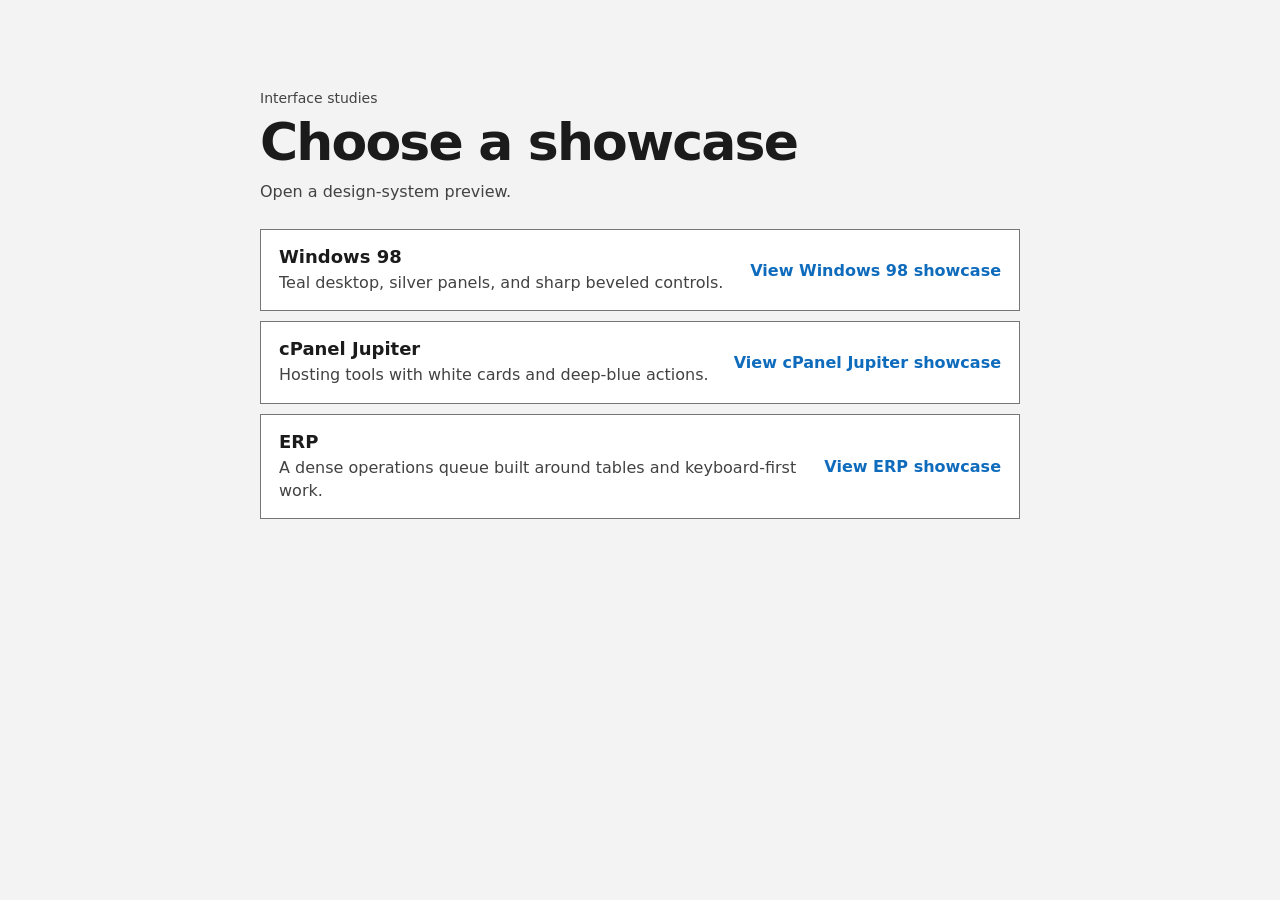
<file: index.html>
<!doctype html>
<html lang="en">
  <head>
    <meta charset="utf-8" />
    <meta name="viewport" content="width=device-width, initial-scale=1" />
    <title>Design showcases</title>
    <link rel="stylesheet" href="index.css" />
  </head>
  <body>
    <main class="hub">
      <header class="hub-heading">
        <p class="eyebrow">Interface studies</p>
        <h1>Choose a showcase</h1>
        <p class="intro">Open a design-system preview.</p>
      </header>

      <nav class="showcase-list" aria-label="Design showcases">
        <a class="showcase-link" href="./win98/index.html">
          <span class="showcase-copy">
            <strong>Windows 98</strong>
            <span>Teal desktop, silver panels, and sharp beveled controls.</span>
          </span>
          <span class="link-action">View Windows 98 showcase</span>
        </a>

        <a class="showcase-link" href="./cpanel/index.html">
          <span class="showcase-copy">
            <strong>cPanel Jupiter</strong>
            <span>Hosting tools with white cards and deep-blue actions.</span>
          </span>
          <span class="link-action">View cPanel Jupiter showcase</span>
        </a>

        <a class="showcase-link" href="./erp/index.html">
          <span class="showcase-copy">
            <strong>ERP</strong>
            <span>A dense operations queue built around tables and keyboard-first work.</span>
          </span>
          <span class="link-action">View ERP showcase</span>
        </a>
      </nav>
    </main>
  </body>
</html>
</file>
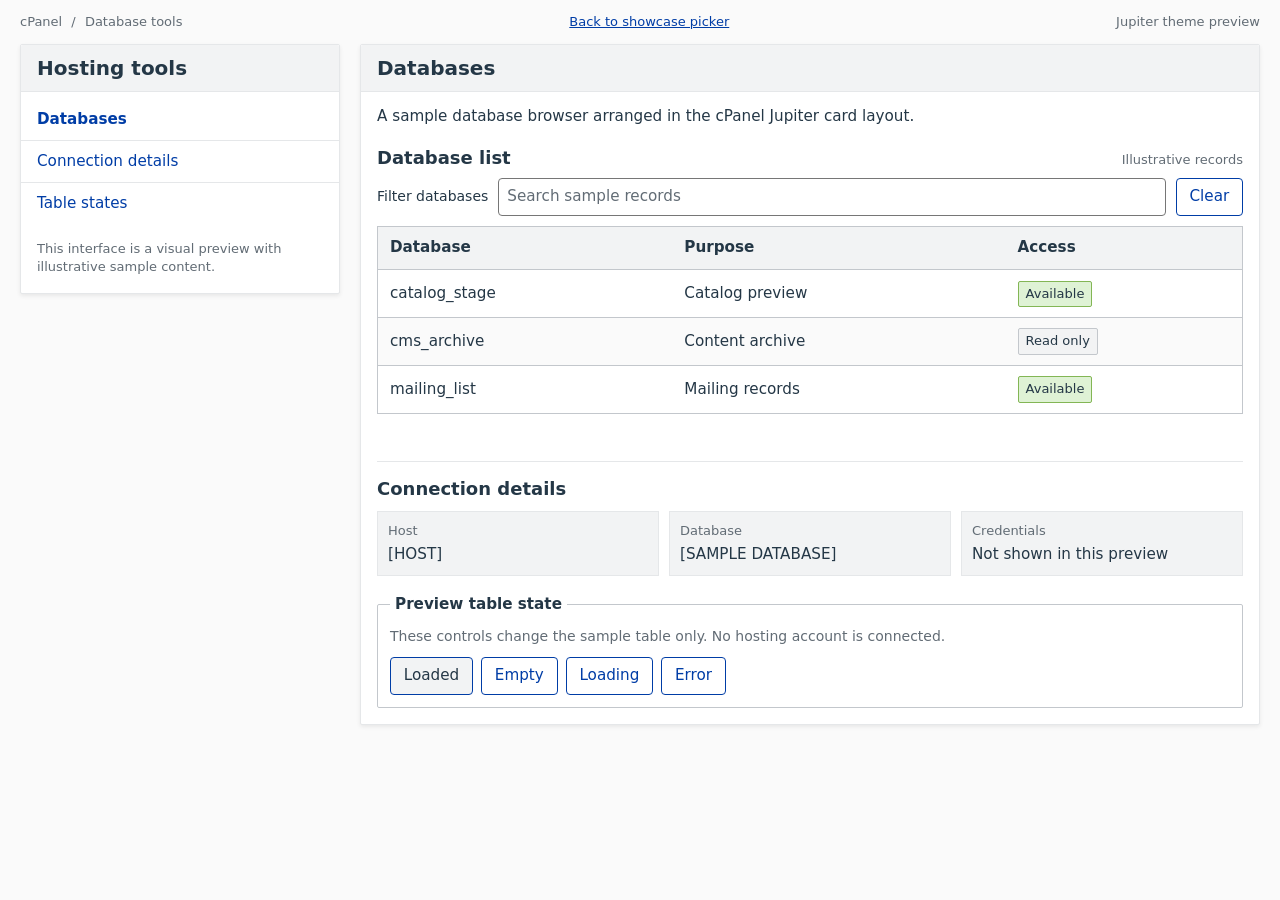
<file: cpanel/index.html>
<!doctype html>
<html lang="en">
  <head>
    <meta charset="utf-8" />
    <meta name="viewport" content="width=device-width, initial-scale=1" />
    <title>Databases | cPanel Jupiter UI study</title>
    <link rel="stylesheet" href="index.css" />
  </head>
  <body>
    <a class="skip-link" href="#main">Skip to content</a>
    <header class="top-strip">
      <div class="top-strip-inner">
        <p class="breadcrumb">cPanel <span aria-hidden="true">/</span> Database tools</p>
        <a class="back-link" href="../index.html">Back to showcase picker</a>
        <p class="preview-label">Jupiter theme preview</p>
      </div>
    </header>

    <div class="shell">
      <aside class="sidebar-card card">
        <h2 class="card-header">Hosting tools</h2>
        <nav aria-label="Hosting tools">
          <a href="#databases" aria-current="page">Databases</a>
          <a href="#connection-details">Connection details</a>
          <a href="#preview-states">Table states</a>
        </nav>
        <p class="sidebar-note">This interface is a visual preview with illustrative sample content.</p>
      </aside>

      <main class="content-card card" id="main">
        <h1 class="card-header page-heading">Databases</h1>
        <div class="content-body">
          <p class="intro">A sample database browser arranged in the cPanel Jupiter card layout.</p>

          <section id="databases" aria-labelledby="database-list-heading">
            <div class="section-heading">
              <h2 id="database-list-heading">Database list</h2>
              <p>Illustrative records</p>
            </div>
            <div class="toolbar">
              <label for="database-search">Filter databases</label>
              <input class="field" id="database-search" type="search" placeholder="Search sample records" />
              <button class="btn" id="clear-search" type="button">Clear</button>
            </div>

            <div class="table-frame" role="region" aria-label="Sample database records" tabindex="0">
              <table>
                <thead>
                  <tr>
                    <th scope="col">Database</th>
                    <th scope="col">Purpose</th>
                    <th scope="col">Access</th>
                  </tr>
                </thead>
                <tbody id="database-rows">
                  <tr><td>catalog_stage</td><td>Catalog preview</td><td><span class="status status-ready">Available</span></td></tr>
                  <tr><td>cms_archive</td><td>Content archive</td><td><span class="status status-limited">Read only</span></td></tr>
                  <tr><td>mailing_list</td><td>Mailing records</td><td><span class="status status-ready">Available</span></td></tr>
                </tbody>
              </table>
            </div>
            <p class="table-message" id="table-message" aria-live="polite"></p>
          </section>

          <section class="details-section" id="connection-details" aria-labelledby="connection-heading">
            <h2 id="connection-heading">Connection details</h2>
            <dl class="details-list">
              <div><dt>Host</dt><dd>[HOST]</dd></div>
              <div><dt>Database</dt><dd>[SAMPLE DATABASE]</dd></div>
              <div><dt>Credentials</dt><dd>Not shown in this preview</dd></div>
            </dl>
          </section>

          <fieldset class="state-picker" id="preview-states">
            <legend>Preview table state</legend>
            <p>These controls change the sample table only. No hosting account is connected.</p>
            <div class="state-buttons" role="group" aria-label="Sample table state">
              <button class="btn" type="button" data-state="ready" aria-pressed="true">Loaded</button>
              <button class="btn" type="button" data-state="empty" aria-pressed="false">Empty</button>
              <button class="btn" type="button" data-state="loading" aria-pressed="false">Loading</button>
              <button class="btn" type="button" data-state="error" aria-pressed="false">Error</button>
            </div>
          </fieldset>
        </div>
      </main>
    </div>

    <script>
      const sampleDatabases = [
        { name: "catalog_stage", purpose: "Catalog preview", access: "Available", status: "ready" },
        { name: "cms_archive", purpose: "Content archive", access: "Read only", status: "limited" },
        { name: "mailing_list", purpose: "Mailing records", access: "Available", status: "ready" },
      ];
      const rows = document.querySelector("#database-rows");
      const message = document.querySelector("#table-message");
      const search = document.querySelector("#database-search");
      let currentState = "ready";

      function renderTable() {
        rows.replaceChildren();
        message.textContent = "";
        if (currentState === "loading") {
          message.textContent = "Loading the sample database list…";
          return;
        }
        if (currentState === "error") {
          message.textContent = "The sample list could not load. Choose Loaded to retry the preview.";
          return;
        }
        if (currentState === "empty") {
          message.textContent = "There are no sample database records in this view.";
          return;
        }

        const query = search.value.trim().toLowerCase();
        const visibleDatabases = sampleDatabases.filter((database) =>
          Object.values(database).join(" ").toLowerCase().includes(query),
        );
        if (visibleDatabases.length === 0) {
          message.textContent = "No matching sample databases. Clear the filter to see the full list.";
          return;
        }

        visibleDatabases.forEach((database) => {
          const row = document.createElement("tr");
          const name = document.createElement("td");
          const purpose = document.createElement("td");
          const access = document.createElement("td");
          const status = document.createElement("span");
          name.textContent = database.name;
          purpose.textContent = database.purpose;
          status.className = `status status-${database.status}`;
          status.textContent = database.access;
          access.append(status);
          row.append(name, purpose, access);
          rows.append(row);
        });
      }

      document.querySelectorAll("[data-state]").forEach((button) => {
        button.addEventListener("click", () => {
          currentState = button.dataset.state;
          document.querySelectorAll("[data-state]").forEach((item) => {
            item.setAttribute("aria-pressed", String(item === button));
          });
          renderTable();
        });
      });
      search.addEventListener("input", renderTable);
      document.querySelector("#clear-search").addEventListener("click", () => {
        search.value = "";
        document.querySelector('[data-state="ready"]').click();
        search.focus();
      });
    </script>
  </body>
</html>
</file>
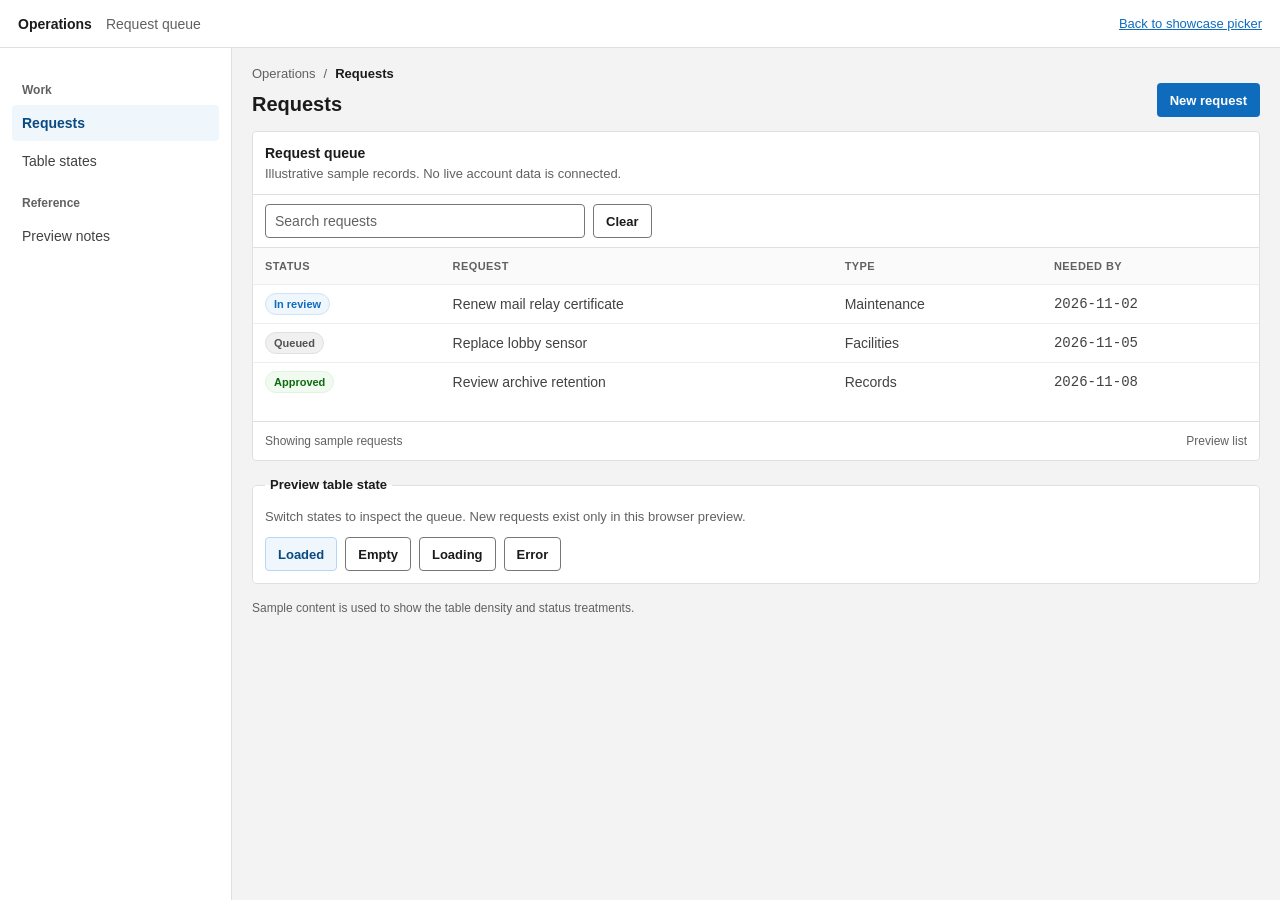
<file: erp/index.html>
<!doctype html>
<html lang="en">
  <head>
    <meta charset="utf-8" />
    <meta name="viewport" content="width=device-width, initial-scale=1" />
    <title>Requests | ERP interface study</title>
    <link rel="stylesheet" href="index.css" />
  </head>
  <body>
    <a class="skip-link" href="#main">Skip to content</a>
    <header class="app-bar">
      <button class="btn btn-secondary menu-toggle" id="menu-toggle" type="button" aria-expanded="false" aria-controls="module-nav">Modules</button>
      <span class="wordmark">Operations</span>
      <span class="app-context">Request queue</span>
      <a class="showcase-return" href="../index.html">Back to showcase picker</a>
    </header>

    <div class="app-shell">
      <nav class="sidebar" id="module-nav" aria-label="Modules">
        <p class="nav-heading">Work</p>
        <a class="nav-link" href="#requests" aria-current="page">Requests</a>
        <a class="nav-link" href="#preview-states">Table states</a>
        <p class="nav-heading">Reference</p>
        <a class="nav-link" href="#request-notes">Preview notes</a>
      </nav>

      <main class="main-content" id="main">
        <div class="page-heading">
          <div>
            <nav class="breadcrumbs" aria-label="Breadcrumb">
              <span>Operations</span><span aria-hidden="true">/</span><span aria-current="page">Requests</span>
            </nav>
            <h1>Requests</h1>
          </div>
          <button class="btn btn-primary" id="new-request" type="button" aria-expanded="false" aria-controls="new-record">New request</button>
        </div>

        <section class="panel request-panel" id="requests" aria-labelledby="request-list-heading">
          <div class="panel-heading">
            <div>
              <h2 id="request-list-heading">Request queue</h2>
              <p>Illustrative sample records. No live account data is connected.</p>
            </div>
          </div>
          <div class="toolbar">
            <label class="visually-hidden" for="request-search">Search sample requests</label>
            <input class="field" id="request-search" type="search" placeholder="Search requests" />
            <button class="btn btn-secondary" id="clear-search" type="button">Clear</button>
          </div>
          <div class="table-frame" role="region" aria-label="Illustrative request records" tabindex="0">
            <table>
              <thead>
                <tr>
                  <th scope="col">Status</th>
                  <th scope="col">Request</th>
                  <th scope="col">Type</th>
                  <th scope="col">Needed by</th>
                </tr>
              </thead>
              <tbody id="request-rows">
                <tr>
                  <td data-label="Status"><span class="badge badge-info">In review</span></td>
                  <td data-label="Request">Renew mail relay certificate</td>
                  <td data-label="Type">Maintenance</td>
                  <td data-label="Needed by" class="date-cell">2026-11-02</td>
                </tr>
                <tr>
                  <td data-label="Status"><span class="badge badge-neutral">Queued</span></td>
                  <td data-label="Request">Replace lobby sensor</td>
                  <td data-label="Type">Facilities</td>
                  <td data-label="Needed by" class="date-cell">2026-11-05</td>
                </tr>
                <tr>
                  <td data-label="Status"><span class="badge badge-success">Approved</span></td>
                  <td data-label="Request">Review archive retention</td>
                  <td data-label="Type">Records</td>
                  <td data-label="Needed by" class="date-cell">2026-11-08</td>
                </tr>
              </tbody>
            </table>
          </div>
          <p class="table-message" id="table-message" aria-live="polite"></p>
          <footer class="table-footer">
            <span id="record-count" aria-live="polite">Showing sample requests</span>
            <span>Preview list</span>
          </footer>
        </section>

        <fieldset class="state-picker" id="preview-states">
          <legend>Preview table state</legend>
          <p>Switch states to inspect the queue. New requests exist only in this browser preview.</p>
          <div class="state-buttons" role="group" aria-label="Request table state">
            <button class="btn btn-secondary" type="button" data-state="ready" aria-pressed="true">Loaded</button>
            <button class="btn btn-secondary" type="button" data-state="empty" aria-pressed="false">Empty</button>
            <button class="btn btn-secondary" type="button" data-state="loading" aria-pressed="false">Loading</button>
            <button class="btn btn-secondary" type="button" data-state="error" aria-pressed="false">Error</button>
          </div>
        </fieldset>

        <section class="panel form-panel" id="new-record" aria-labelledby="form-heading" hidden>
          <div class="panel-heading">
            <div>
              <h2 id="form-heading">New sample request</h2>
              <p>This browser-only form adds a row to the preview. It does not save to a service.</p>
            </div>
          </div>
          <form id="request-form">
            <div class="form-field">
              <label for="request-title">Request title <span aria-hidden="true">*</span></label>
              <input class="field" id="request-title" name="title" type="text" required maxlength="90" autocomplete="off" />
            </div>
            <div class="form-field">
              <label for="request-type">Type</label>
              <select class="field" id="request-type" name="type">
                <option>Maintenance</option>
                <option>Facilities</option>
                <option>Records</option>
              </select>
            </div>
            <div class="form-actions">
              <button class="btn btn-primary" type="submit">Add to preview</button>
              <button class="btn btn-secondary" id="cancel-request" type="button">Cancel</button>
            </div>
            <p class="form-feedback" id="form-feedback" role="status" aria-live="polite"></p>
          </form>
        </section>

        <p class="preview-footnote" id="request-notes">Sample content is used to show the table density and status treatments.</p>
      </main>
    </div>

    <script>
      const sampleRequests = [
        { status: "In review", tone: "info", title: "Renew mail relay certificate", type: "Maintenance", due: "2026-11-02" },
        { status: "Queued", tone: "neutral", title: "Replace lobby sensor", type: "Facilities", due: "2026-11-05" },
        { status: "Approved", tone: "success", title: "Review archive retention", type: "Records", due: "2026-11-08" },
      ];
      const rows = document.querySelector("#request-rows");
      const message = document.querySelector("#table-message");
      const search = document.querySelector("#request-search");
      const count = document.querySelector("#record-count");
      const formPanel = document.querySelector("#new-record");
      const newRequestButton = document.querySelector("#new-request");
      const requestForm = document.querySelector("#request-form");
      const requestTitle = document.querySelector("#request-title");
      const formFeedback = document.querySelector("#form-feedback");
      let currentState = "ready";
      let requests = [...sampleRequests];

      function makeCell(label, value, className = "") {
        const cell = document.createElement("td");
        cell.dataset.label = label;
        if (className) cell.className = className;
        cell.textContent = value;
        return cell;
      }

      function renderTable() {
        rows.replaceChildren();
        message.replaceChildren();
        count.textContent = "Showing sample requests";

        if (currentState === "loading") {
          message.textContent = "Loading sample requests…";
          count.textContent = "Loading preview";
          for (let index = 0; index < 3; index += 1) {
            const row = document.createElement("tr");
            ["Status", "Request", "Type", "Needed by"].forEach((label, cellIndex) => {
              const cell = document.createElement("td");
              cell.dataset.label = label;
              const skeleton = document.createElement("span");
              skeleton.className = `skeleton-line skeleton-line-${cellIndex + 1}`;
              skeleton.setAttribute("aria-hidden", "true");
              cell.append(skeleton);
              row.append(cell);
            });
            rows.append(row);
          }
          return;
        }
        if (currentState === "error") {
          message.textContent = "The sample queue could not load. Choose Loaded to retry the preview.";
          count.textContent = "Preview unavailable";
          return;
        }
        if (currentState === "empty") {
          message.textContent = "No sample requests in this view. Choose Loaded to restore the example list.";
          count.textContent = "No sample requests";
          return;
        }

        const query = search.value.trim().toLowerCase();
        const visibleRequests = requests.filter((request) =>
          [request.status, request.title, request.type, request.due].join(" ").toLowerCase().includes(query),
        );
        count.textContent = `Showing ${visibleRequests.length} sample ${visibleRequests.length === 1 ? "request" : "requests"}`;
        if (visibleRequests.length === 0) {
          message.textContent = "No matching sample requests. Clear the search to see the full list.";
          return;
        }

        visibleRequests.forEach((request) => {
          const row = document.createElement("tr");
          const statusCell = document.createElement("td");
          statusCell.dataset.label = "Status";
          const badge = document.createElement("span");
          badge.className = `badge badge-${request.tone}`;
          badge.textContent = request.status;
          statusCell.append(badge);
          row.append(statusCell, makeCell("Request", request.title), makeCell("Type", request.type), makeCell("Needed by", request.due, "date-cell"));
          rows.append(row);
        });
      }

      function setTableState(button) {
        currentState = button.dataset.state;
        document.querySelectorAll("[data-state]").forEach((item) => {
          item.setAttribute("aria-pressed", String(item === button));
        });
        renderTable();
      }

      function setFormOpen(isOpen) {
        formPanel.hidden = !isOpen;
        newRequestButton.setAttribute("aria-expanded", String(isOpen));
        newRequestButton.textContent = isOpen ? "Close form" : "New request";
        newRequestButton.classList.toggle("btn-primary", !isOpen);
        newRequestButton.classList.toggle("btn-secondary", isOpen);
        if (isOpen) requestTitle.focus();
        else newRequestButton.focus();
      }

      document.querySelectorAll("[data-state]").forEach((button) => {
        button.addEventListener("click", () => setTableState(button));
      });
      search.addEventListener("input", renderTable);
      document.querySelector("#clear-search").addEventListener("click", () => {
        search.value = "";
        setTableState(document.querySelector('[data-state="ready"]'));
        search.focus();
      });
      newRequestButton.addEventListener("click", () => {
        const isOpen = !formPanel.hidden;
        if (isOpen) {
          requestForm.reset();
          formFeedback.textContent = "";
        }
        setFormOpen(!isOpen);
      });
      document.querySelector("#cancel-request").addEventListener("click", () => {
        requestForm.reset();
        formFeedback.textContent = "";
        setFormOpen(false);
      });
      requestForm.addEventListener("submit", (event) => {
        event.preventDefault();
        const title = requestTitle.value.trim();
        if (!title) {
          requestTitle.focus();
          requestTitle.reportValidity();
          return;
        }
        requests = [{ status: "Queued", tone: "neutral", title, type: document.querySelector("#request-type").value, due: "Not set" }, ...requests];
        search.value = "";
        setTableState(document.querySelector('[data-state="ready"]'));
        formFeedback.textContent = "Sample request added to this browser preview. It is not saved to a service.";
        requestForm.reset();
        requestTitle.focus();
      });

      const menuToggle = document.querySelector("#menu-toggle");
      const moduleNav = document.querySelector("#module-nav");
      menuToggle.addEventListener("click", () => {
        const isOpen = menuToggle.getAttribute("aria-expanded") === "true";
        menuToggle.setAttribute("aria-expanded", String(!isOpen));
        moduleNav.dataset.open = String(!isOpen);
      });
      moduleNav.querySelectorAll("a").forEach((link) => {
        link.addEventListener("click", () => {
          menuToggle.setAttribute("aria-expanded", "false");
          moduleNav.dataset.open = "false";
        });
      });
    </script>
  </body>
</html>
</file>
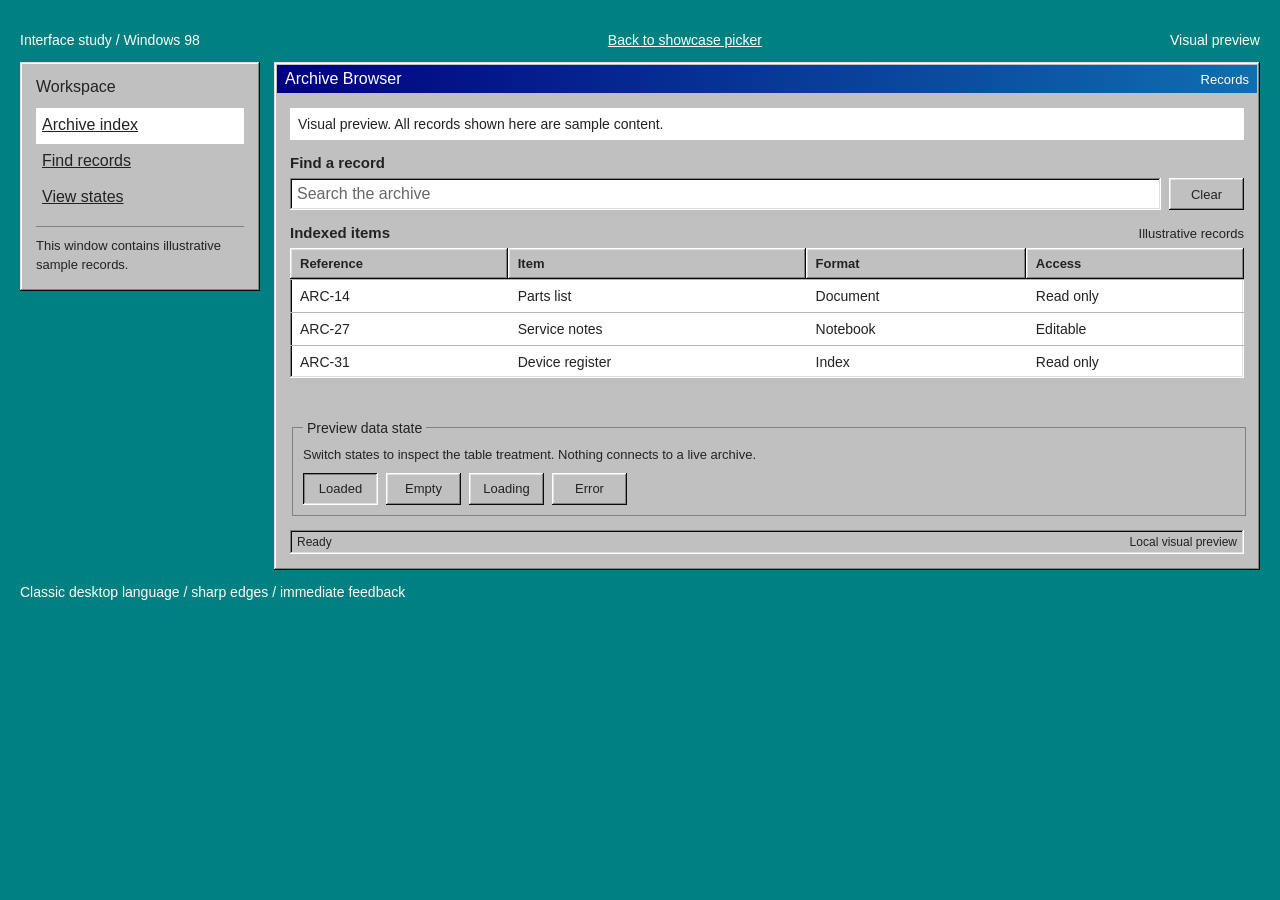
<file: win98/index.html>
<!doctype html>
<html lang="en">
  <head>
    <meta charset="utf-8" />
    <meta name="viewport" content="width=device-width, initial-scale=1" />
    <meta name="theme-color" content="#008080" />
    <title>Archive Browser | Windows 98 UI study</title>
    <link rel="stylesheet" href="index.css" />
  </head>
  <body>
    <a class="skip-link" href="#main">Skip to content</a>
    <div class="desktop">
      <header class="desktop-heading">
        <p>Interface study / Windows 98</p>
        <a class="back-link" href="../index.html">Back to showcase picker</a>
        <p>Visual preview</p>
      </header>

      <div class="desktop-layout">
        <nav class="win98-panel workspace" aria-label="Workspace">
          <h2 class="workspace-heading">Workspace</h2>
          <a href="#records" aria-current="page">Archive index</a>
          <a href="#filters">Find records</a>
          <a href="#preview-states">View states</a>
          <div class="workspace-divider" aria-hidden="true"></div>
          <p class="workspace-note">This window contains illustrative sample records.</p>
        </nav>

        <main class="win98-panel application" id="main">
          <header class="titlebar">
            <h1>Archive Browser</h1>
            <span class="titlebar-caption">Records</span>
          </header>

          <p class="preview-note">Visual preview. All records shown here are sample content.</p>

          <section class="toolbar" id="filters" aria-labelledby="filter-heading">
            <h2 id="filter-heading">Find a record</h2>
            <div class="filter-controls">
              <label class="visually-hidden" for="record-search">Search sample records</label>
              <input class="win98-field" id="record-search" type="search" placeholder="Search the archive" />
              <button class="win98-button" id="clear-search" type="button">Clear</button>
            </div>
          </section>

          <section class="records-section" id="records" aria-labelledby="records-heading">
            <div class="section-heading">
              <h2 id="records-heading">Indexed items</h2>
              <span class="section-caption">Illustrative records</span>
            </div>
            <div class="table-frame" role="region" aria-label="Sample archive records" tabindex="0">
              <table>
                <thead>
                  <tr>
                    <th scope="col">Reference</th>
                    <th scope="col">Item</th>
                    <th scope="col">Format</th>
                    <th scope="col">Access</th>
                  </tr>
                </thead>
                <tbody id="record-rows">
                  <tr><td>ARC-14</td><td>Parts list</td><td>Document</td><td>Read only</td></tr>
                  <tr><td>ARC-27</td><td>Service notes</td><td>Notebook</td><td>Editable</td></tr>
                  <tr><td>ARC-31</td><td>Device register</td><td>Index</td><td>Read only</td></tr>
                </tbody>
              </table>
            </div>
            <p class="table-message" id="table-message" aria-live="polite"></p>
          </section>

          <fieldset class="state-picker" id="preview-states">
            <legend>Preview data state</legend>
            <p class="state-help">Switch states to inspect the table treatment. Nothing connects to a live archive.</p>
            <div class="state-buttons" role="group" aria-label="Sample table state">
              <button class="win98-button" type="button" data-state="ready" aria-pressed="true">Loaded</button>
              <button class="win98-button" type="button" data-state="empty" aria-pressed="false">Empty</button>
              <button class="win98-button" type="button" data-state="loading" aria-pressed="false">Loading</button>
              <button class="win98-button" type="button" data-state="error" aria-pressed="false">Error</button>
            </div>
          </fieldset>

          <footer class="statusbar" id="system-notes">
            <span>Ready</span>
            <span>Local visual preview</span>
          </footer>
        </main>
      </div>
      <footer class="desktop-footer">Classic desktop language / sharp edges / immediate feedback</footer>
    </div>

    <script>
      const sampleRecords = [
        ["ARC-14", "Parts list", "Document", "Read only"],
        ["ARC-27", "Service notes", "Notebook", "Editable"],
        ["ARC-31", "Device register", "Index", "Read only"],
      ];
      const rows = document.querySelector("#record-rows");
      const message = document.querySelector("#table-message");
      const search = document.querySelector("#record-search");
      let currentState = "ready";

      function renderTable() {
        rows.replaceChildren();
        message.textContent = "";

        if (currentState === "loading") {
          message.textContent = "Loading the sample archive…";
          return;
        }
        if (currentState === "error") {
          message.textContent = "The sample archive could not load. Choose Loaded to try again.";
          return;
        }
        if (currentState === "empty") {
          message.textContent = "No sample records are available in this view.";
          return;
        }

        const query = search.value.trim().toLowerCase();
        const visibleRecords = sampleRecords.filter((record) => record.join(" ").toLowerCase().includes(query));
        if (visibleRecords.length === 0) {
          message.textContent = "No matching sample records. Clear the search to see the full list.";
          return;
        }

        visibleRecords.forEach((record) => {
          const row = document.createElement("tr");
          record.forEach((value) => {
            const cell = document.createElement("td");
            cell.textContent = value;
            row.append(cell);
          });
          rows.append(row);
        });
      }

      document.querySelectorAll("[data-state]").forEach((button) => {
        button.addEventListener("click", () => {
          currentState = button.dataset.state;
          document.querySelectorAll("[data-state]").forEach((item) => {
            item.setAttribute("aria-pressed", String(item === button));
          });
          renderTable();
        });
      });
      search.addEventListener("input", renderTable);
      document.querySelector("#clear-search").addEventListener("click", () => {
        search.value = "";
        currentState = "ready";
        document.querySelector('[data-state="ready"]').click();
        search.focus();
      });
    </script>
  </body>
</html>
</file>
<file: index.css>
:root {
  color-scheme: light;
  /* Design read: quiet local navigation hub; ENERGY 1 / RHYTHM 1 / MOTION 1. */
  /* White surfaces and blue links defer visual character to the destination previews. */
  --hub-page: #f3f3f3;
  --hub-surface: #ffffff;
  --hub-text: #1b1b1b;
  --hub-muted: #424242;
  --hub-border: #767676;
  --hub-link: #0f6cbd;
  /* System UI keeps the navigation legible without borrowing a destination's type style. */
  font-family: system-ui, -apple-system, BlinkMacSystemFont, "Segoe UI", sans-serif;
  color: var(--hub-text);
  background: var(--hub-page);
  font-synthesis: none;
}

* { box-sizing: border-box; }

body {
  min-height: 100vh;
  margin: 0;
  background: var(--hub-page);
  color: var(--hub-text);
}

.hub {
  width: min(100% - 40px, 760px);
  margin-inline: auto;
  padding-block: clamp(40px, 10vh, 96px) 48px;
}

.hub-heading { margin-bottom: 28px; }
.eyebrow { margin: 0 0 8px; color: var(--hub-muted); font-size: 0.875rem; }
h1 { margin: 0; font-size: clamp(2rem, 5vw, 3.25rem); line-height: 1.08; letter-spacing: -0.035em; }
.intro { margin: 12px 0 0; color: var(--hub-muted); }

.showcase-list { display: grid; gap: 10px; }

.showcase-link {
  display: flex;
  align-items: center;
  justify-content: space-between;
  gap: 20px;
  min-height: 82px;
  padding: 16px 18px;
  border: 1px solid var(--hub-border);
  background: var(--hub-surface);
  color: var(--hub-text);
  text-decoration: none;
}

.showcase-link:hover { border-color: var(--hub-link); }
.showcase-copy { display: grid; gap: 4px; min-width: 0; }
.showcase-copy strong { font-size: 1.125rem; font-weight: 600; }
.showcase-copy > span { color: var(--hub-muted); line-height: 1.45; }
.link-action { flex: 0 0 auto; color: var(--hub-link); font-weight: 600; }
.showcase-link:focus-visible { outline: 3px solid var(--hub-link); outline-offset: 3px; }

@media (max-width: 620px) {
  .hub { width: min(100% - 24px, 480px); padding-top: 40px; }
  .hub-heading { margin-bottom: 20px; }
  .showcase-link { align-items: flex-start; flex-direction: column; gap: 10px; min-height: 0; padding: 16px; }
  .link-action { display: inline-flex; align-items: center; min-height: 44px; }
}
</file>
<file: cpanel/index.css>
:root {
  color-scheme: light;
  /* Read: embedded hosting-panel tool; dials ENERGY 1 / RHYTHM 1 / MOTION 1. */
  /* The restrained Jupiter palette keeps embedded tools visually native to the host panel. */
  --cp-page: #fafafa;
  --cp-surface: #ffffff;
  --cp-cap: #f2f3f4;
  --cp-fg: #243746;
  --cp-muted: #626c75;
  --cp-border: #c3c7cc;
  /* Darker than the source hairline so editable fields have a clear resting edge. */
  --cp-control-border: #767676;
  --cp-border-light: #e5e7e9;
  --cp-link: #003da6;
  --cp-link-hover: #003185;
  --cp-accent: #de5c2e;
  --cp-ready-bg: #dff2d5;
  --cp-ready-edge: #83b655;
  --cp-limited-bg: #f2f3f4;
  --cp-focus: 0 0 0 0.25rem rgba(0, 61, 166, 0.25);
  --cp-radius: 0.25rem;
  --cp-radius-card: 0.125rem;
  --cp-card-shadow: 0 0.125rem 0.25rem rgba(0, 0, 0, 0.075);
  /* Open Sans follows Jupiter's own application typography. */
  font-family: "Open Sans", system-ui, -apple-system, "Segoe UI", sans-serif;
  color: var(--cp-fg);
  background: var(--cp-page);
  font-synthesis: none;
}

* { box-sizing: border-box; }

body {
  min-height: 100vh;
  margin: 0;
  background: var(--cp-page);
  color: var(--cp-fg);
  font-size: 0.95rem;
  line-height: 1.4;
}

button, input { font: inherit; }

.top-strip { min-height: 42px; }
.top-strip-inner {
  display: flex;
  align-items: center;
  justify-content: space-between;
  gap: 14px;
  width: min(100% - 40px, 1440px);
  min-height: 42px;
  margin-inline: auto;
  color: var(--cp-muted);
  font-size: 0.8125rem;
}

.top-strip p { margin: 0; }
.top-strip .back-link { display: inline-flex; align-items: center; min-height: 44px; color: var(--cp-link); }
.breadcrumb span { padding-inline: 5px; }

.shell {
  /* The host's sidebar and content card define this two-card skeleton. */
  display: grid;
  grid-template-columns: minmax(200px, 20rem) minmax(0, 1fr);
  align-items: start;
  gap: 20px;
  width: min(100% - 40px, 1440px);
  margin: 0 auto 24px;
}

.card {
  min-width: 0;
  overflow: hidden;
  border: 1px solid var(--cp-border-light);
  border-radius: var(--cp-radius-card);
  background: var(--cp-surface);
  /* Elevation belongs to cards only; controls and rows stay flat. */
  box-shadow: var(--cp-card-shadow);
}

.card-header {
  margin: 0;
  padding: 0.55rem 1rem;
  border-bottom: 1px solid var(--cp-border-light);
  border-radius: var(--cp-radius-card) var(--cp-radius-card) 0 0;
  background: var(--cp-cap);
  color: var(--cp-fg);
  font-size: 1.25rem;
  font-weight: 600;
}

.sidebar-card nav { padding: 7px 0; }
.sidebar-card nav a {
  display: block;
  min-height: 42px;
  padding: 10px 16px;
  border-bottom: 1px solid var(--cp-border-light);
  color: var(--cp-link);
  text-decoration: none;
}

.sidebar-card nav a:last-child { border-bottom: 0; }
.sidebar-card nav a:hover { color: var(--cp-link-hover); text-decoration: underline; }
.sidebar-card nav a[aria-current="page"] { font-weight: 600; }
.sidebar-note { margin: 8px 16px 16px; color: var(--cp-muted); font-size: 0.8125rem; }

.page-heading { font-size: 1.25rem; }
.content-body { padding: 0 1rem 1rem; }
.intro { margin: 14px 0 18px; }

.section-heading {
  display: flex;
  align-items: baseline;
  justify-content: space-between;
  gap: 14px;
  margin: 0 0 8px;
}

.section-heading h2,
.details-section h2 { margin: 0; font-size: 1.125rem; font-weight: 600; }
.section-heading p { margin: 0; color: var(--cp-muted); font-size: 0.8125rem; }

.toolbar {
  display: grid;
  grid-template-columns: auto minmax(160px, 1fr) auto;
  align-items: center;
  gap: 10px;
  margin-bottom: 10px;
}

.toolbar label { font-size: 0.875rem; }

.field {
  width: 100%;
  min-height: 38px;
  padding: 0.35rem 0.5rem;
  border: 1px solid var(--cp-control-border);
  border-radius: var(--cp-radius);
  background: var(--cp-surface);
  color: var(--cp-fg);
}

.field::placeholder { color: var(--cp-muted); opacity: 1; }
.field:focus-visible { border-color: var(--cp-link); box-shadow: var(--cp-focus); outline: 0; }

.btn {
  display: inline-flex;
  align-items: center;
  justify-content: center;
  min-height: 38px;
  padding: 0.35rem 0.8rem;
  border: 1px solid var(--cp-link);
  border-radius: var(--cp-radius);
  background: var(--cp-surface);
  color: var(--cp-link);
  cursor: pointer;
  text-decoration: none;
}

.btn:hover { background: var(--cp-link); color: var(--cp-surface); }
.btn:disabled { border-color: var(--cp-border); background: var(--cp-border-light); color: var(--cp-muted); cursor: not-allowed; }

.table-frame {
  max-width: 100%;
  overflow-x: auto;
  border: 1px solid var(--cp-border);
}

table { width: 100%; border-collapse: collapse; text-align: left; }
th, td { padding: 0.65rem 0.75rem; border-bottom: 1px solid var(--cp-border); }
th { background: var(--cp-cap); font-weight: 600; }
tbody tr:nth-child(even) { background: #fafafa; }
tbody tr:last-child td { border-bottom: 0; }

.status {
  display: inline-block;
  padding: 3px 7px;
  border: 1px solid var(--cp-border);
  border-radius: var(--cp-radius-card);
  font-size: 0.8125rem;
}

.status-ready { border-color: var(--cp-ready-edge); background: var(--cp-ready-bg); }
.status-limited { background: var(--cp-limited-bg); }
.table-message { min-height: 1.4em; margin: 8px 0 0; }

.details-section { margin-top: 18px; border-top: 1px solid var(--cp-border-light); padding-top: 14px; }
.details-list { display: grid; grid-template-columns: repeat(3, minmax(0, 1fr)); gap: 10px; margin: 10px 0 0; }
.details-list div { min-width: 0; padding: 10px; border: 1px solid var(--cp-border-light); background: var(--cp-cap); }
.details-list dt { color: var(--cp-muted); font-size: 0.8125rem; }
.details-list dd { margin: 3px 0 0; overflow-wrap: anywhere; }

.state-picker { margin: 18px 0 0; padding: 12px; border: 1px solid var(--cp-border); border-radius: var(--cp-radius-card); }
.state-picker legend { padding-inline: 5px; font-weight: 600; }
.state-picker p { margin: 0 0 10px; color: var(--cp-muted); font-size: 0.875rem; }
.state-buttons { display: flex; flex-wrap: wrap; gap: 8px; }
.state-buttons [aria-pressed="true"] { border-color: var(--cp-link); background: var(--cp-cap); color: var(--cp-fg); }

.skip-link {
  position: absolute;
  z-index: 2;
  top: 8px;
  left: 8px;
  transform: translateY(-160%);
  padding: 8px 12px;
  border: 1px solid var(--cp-link);
  background: var(--cp-surface);
  color: var(--cp-link);
}

.skip-link:focus { transform: translateY(0); }
a:focus-visible, button:focus-visible, input:focus-visible, .table-frame:focus-visible { outline: 2px solid var(--cp-link); outline-offset: 2px; }

@media (max-width: 800px) {
  .top-strip-inner, .shell { width: min(100% - 20px, 680px); }
  .shell { grid-template-columns: minmax(0, 1fr); gap: 10px; }
  .toolbar { grid-template-columns: minmax(0, 1fr) auto; }
  .toolbar label { grid-column: 1 / -1; }
  .sidebar-card { box-shadow: 0 0 20px -3px rgba(0, 0, 0, 0.3); }
  .sidebar-card nav a { min-height: 44px; }
  .btn, .field { min-height: 44px; }
}

@media (max-width: 560px) {
  .top-strip-inner { align-items: flex-start; flex-direction: column; justify-content: center; gap: 0; padding-block: 8px; }
  .shell { width: min(100% - 16px, 480px); }
  .content-body { padding-inline: 0.75rem; }
  .card-header { padding-inline: 0.75rem; }
  .section-heading { align-items: flex-start; flex-direction: column; gap: 2px; }
  .details-list { grid-template-columns: minmax(0, 1fr); }
  .toolbar { grid-template-columns: minmax(0, 1fr); }
  .toolbar label { grid-column: auto; }
  .btn { min-height: 44px; }
  .field { min-height: 44px; }
  .state-buttons { display: grid; grid-template-columns: repeat(2, minmax(0, 1fr)); }
  th, td { padding: 0.6rem; }
}
</file>
<file: erp/index.css>
:root {
  color-scheme: light;
  /* Read: daily operations queue; dials ENERGY 1 / RHYTHM 1 / MOTION 1. */
  /* Neutral surfaces keep attention on dense records; brand blue marks action and selection. */
  --brand-30: #0a4a82;
  --brand-60: #115ea3;
  --brand-70: #0f6cbd;
  --brand-140: #b4d6fa;
  --brand-150: #cfe4fa;
  --brand-160: #eff6fc;
  --fg-1: #1b1b1b;
  --fg-2: #424242;
  --fg-3: #616161;
  --fg-4: #8a8a8a;
  --surface-1: #ffffff;
  --surface-2: #fafafa;
  --surface-3: #f3f3f3;
  --surface-4: #f0f0f0;
  --surface-hover: #f5f5f5;
  --surface-selected: #eff6fc;
  --stroke-1: #d1d1d1;
  /* Controls use a darker edge than passive dividers to stay perceivable at rest. */
  --control-stroke: #767676;
  --stroke-2: #e0e0e0;
  --stroke-3: #ededed;
  --neutral-fg: #525252;
  --neutral-bg: #f0f0f0;
  --neutral-bd: #e0e0e0;
  --warning-fg: #835c00;
  --warning-bg: #fff4ce;
  --warning-bd: #f7e39b;
  --success-fg: #0e6b0e;
  --success-bg: #f1faf1;
  --success-bd: #dff6dd;
  --danger-fg: #b10e1c;
  --danger-bg: #fdf3f4;
  --danger-bd: #f1bbbc;
  --info-fg: #0f6cbd;
  --info-bg: #eff6fc;
  --info-bd: #cfe4fa;
  --radius-sm: 2px;
  --radius-md: 4px;
  --radius-lg: 8px;
  --font-sans: Inter, "Segoe UI", -apple-system, BlinkMacSystemFont, Roboto, "Helvetica Neue", Arial, sans-serif;
  --font-mono: SFMono-Regular, "Cascadia Mono", Consolas, "Liberation Mono", Menlo, monospace;
  /* The compact system sans and mono roles keep prose legible and dates easy to compare. */
  font-family: var(--font-sans);
  color: var(--fg-1);
  background: var(--surface-3);
  font-synthesis: none;
}

* { box-sizing: border-box; }
[hidden] { display: none !important; }

body {
  min-height: 100vh;
  margin: 0;
  background: var(--surface-3);
  color: var(--fg-1);
  font-size: 14px;
  line-height: 20px;
}

button, input, select { font: inherit; }

.app-bar {
  position: sticky;
  z-index: 10;
  top: 0;
  display: flex;
  align-items: center;
  gap: 14px;
  min-height: 48px;
  padding-inline: 18px;
  border-bottom: 1px solid var(--stroke-2);
  background: var(--surface-1);
}

.wordmark { font-weight: 600; }
.app-context { color: var(--fg-3); }
.showcase-return { display: inline-flex; align-items: center; min-height: 44px; margin-left: auto; color: var(--brand-70); font-size: 13px; text-decoration: underline; }

.app-shell {
  /* A persistent module rail keeps repeated queue work in a predictable place. */
  display: grid;
  grid-template-columns: 232px minmax(0, 1fr);
  min-height: calc(100vh - 48px);
}

.sidebar {
  position: sticky;
  top: 48px;
  align-self: start;
  min-height: calc(100vh - 48px);
  padding: 18px 12px;
  border-right: 1px solid var(--stroke-2);
  background: var(--surface-1);
}

.nav-heading {
  margin: 14px 10px 5px;
  color: var(--fg-3);
  font-size: 12px;
  font-weight: 600;
}

.nav-link {
  display: flex;
  align-items: center;
  min-height: 36px;
  margin-block: 2px;
  padding: 7px 10px;
  border-radius: var(--radius-md);
  color: var(--fg-2);
  text-decoration: none;
}

.nav-link:hover { background: var(--surface-hover); }
.nav-link[aria-current="page"] { background: var(--brand-160); color: var(--brand-30); font-weight: 600; }

.main-content {
  width: min(100%, 1440px);
  min-width: 0;
  margin-inline: auto;
  padding: 16px 20px 32px;
}

.page-heading {
  display: flex;
  align-items: end;
  justify-content: space-between;
  gap: 16px;
  margin-bottom: 14px;
}

.breadcrumbs { display: flex; align-items: center; gap: 8px; color: var(--fg-3); font-size: 13px; }
.breadcrumbs [aria-current="page"] { color: var(--fg-1); font-weight: 600; }
h1 { margin: 7px 0 0; font-size: 20px; line-height: 26px; font-weight: 600; }

.panel {
  min-width: 0;
  border: 1px solid var(--stroke-2);
  border-radius: var(--radius-md);
  background: var(--surface-1);
}

.panel-heading {
  display: flex;
  align-items: center;
  justify-content: space-between;
  gap: 14px;
  padding: 11px 12px;
  border-bottom: 1px solid var(--stroke-2);
}

.panel-heading h2 { margin: 0; font-size: 14px; line-height: 20px; font-weight: 600; }
.panel-heading p { margin: 2px 0 0; color: var(--fg-3); font-size: 13px; line-height: 18px; }

.toolbar {
  display: flex;
  flex-wrap: wrap;
  align-items: center;
  gap: 8px;
  padding: 9px 12px;
  border-bottom: 1px solid var(--stroke-2);
}

.field {
  min-width: 0;
  min-height: 34px;
  padding: 6px 9px;
  border: 1px solid var(--control-stroke);
  border-radius: var(--radius-md);
  background: var(--surface-1);
  color: var(--fg-1);
}

.field::placeholder { color: var(--fg-3); opacity: 1; }
.toolbar .field { width: min(100%, 320px); }
.field:focus-visible { border-color: var(--brand-70); outline: 1px solid var(--brand-70); outline-offset: 1px; }

.btn {
  display: inline-flex;
  align-items: center;
  justify-content: center;
  min-height: 34px;
  padding: 6px 12px;
  border: 1px solid transparent;
  border-radius: var(--radius-md);
  cursor: pointer;
  font-size: 13px;
  font-weight: 600;
  line-height: 1;
  text-decoration: none;
  transition: background-color 120ms ease, border-color 120ms ease, color 120ms ease;
}

.btn-primary { background: var(--brand-70); color: var(--surface-1); }
.btn-primary:hover { background: var(--brand-60); }
.btn-primary:active { background: var(--brand-30); }
.btn-secondary { border-color: var(--control-stroke); background: var(--surface-1); color: var(--fg-1); }
.btn-secondary:hover { border-color: var(--fg-4); background: var(--surface-hover); }
.btn:disabled { cursor: not-allowed; opacity: 0.5; }
.btn:focus-visible, .nav-link:focus-visible { outline: 2px solid var(--brand-70); outline-offset: 1px; }

.table-frame { max-width: 100%; overflow-x: auto; }
/* The table gets the visual priority because operational records are the main task. */
table { width: 100%; border-collapse: collapse; text-align: left; }
th, td { padding: 8px 12px; border-bottom: 1px solid var(--stroke-3); }
th { position: sticky; top: 0; height: 34px; background: var(--surface-2); color: var(--fg-3); font-size: 11px; font-weight: 600; letter-spacing: 0.04em; text-transform: uppercase; white-space: nowrap; }
td { height: 36px; color: var(--fg-2); }
tbody tr:hover { background: var(--surface-hover); }
tbody tr:last-child td { border-bottom: 0; }
.date-cell { font-family: var(--font-mono); font-variant-numeric: tabular-nums; white-space: nowrap; }

.badge {
  display: inline-flex;
  align-items: center;
  min-height: 22px;
  padding: 2px 8px;
  border: 1px solid transparent;
  border-radius: 999px;
  font-size: 11px;
  font-weight: 600;
  line-height: 16px;
  white-space: nowrap;
}

.badge-info { border-color: var(--info-bd); background: var(--info-bg); color: var(--info-fg); }
.badge-neutral { border-color: var(--neutral-bd); background: var(--neutral-bg); color: var(--neutral-fg); }
.badge-success { border-color: var(--success-bd); background: var(--success-bg); color: var(--success-fg); }

.table-message { min-height: 20px; margin: 0; padding: 8px 12px 0; color: var(--fg-2); }
.table-footer { display: flex; justify-content: space-between; gap: 12px; padding: 9px 12px; border-top: 1px solid var(--stroke-2); color: var(--fg-3); font-size: 12px; }
.skeleton-line { display: block; width: 100%; height: 12px; border-radius: var(--radius-sm); background: var(--surface-4); }
.skeleton-line-1 { max-width: 72px; }
.skeleton-line-2 { max-width: 250px; }
.skeleton-line-3 { max-width: 110px; }
.skeleton-line-4 { max-width: 90px; }

.state-picker { margin: 14px 0; padding: 12px; border: 1px solid var(--stroke-2); border-radius: var(--radius-md); background: var(--surface-1); }
.state-picker legend { padding-inline: 5px; font-size: 13px; font-weight: 600; }
.state-picker p { margin: 0 0 10px; color: var(--fg-3); font-size: 13px; }
.state-buttons { display: flex; flex-wrap: wrap; gap: 8px; }
.state-buttons [aria-pressed="true"] { border-color: var(--brand-140); background: var(--brand-160); color: var(--brand-30); }

.form-panel { margin-top: 14px; }
.form-panel form { display: grid; gap: 12px; padding: 12px; }
.form-field { display: grid; gap: 5px; max-width: 560px; }
.form-field label { font-size: 12px; font-weight: 600; }
.form-actions { display: flex; flex-wrap: wrap; gap: 8px; padding-top: 12px; border-top: 1px solid var(--stroke-2); }
.form-feedback { min-height: 20px; margin: 0; color: var(--fg-2); }
.preview-footnote { margin: 14px 0 0; color: var(--fg-3); font-size: 12px; }

.menu-toggle { display: none; }
.skip-link {
  position: absolute;
  z-index: 20;
  top: 8px;
  left: 8px;
  transform: translateY(-160%);
  padding: 8px 12px;
  border: 1px solid var(--brand-70);
  background: var(--surface-1);
  color: var(--brand-30);
}
.skip-link:focus { transform: translateY(0); }
.visually-hidden { position: absolute; width: 1px; height: 1px; padding: 0; margin: -1px; overflow: hidden; clip: rect(0, 0, 0, 0); white-space: nowrap; border: 0; }

@media (max-width: 1023px) {
  .app-shell { grid-template-columns: minmax(0, 1fr); }
  .app-bar { gap: 10px; padding-inline: 12px; }
  .menu-toggle { display: inline-flex; min-height: 44px; }
  .btn, .field { min-height: 44px; }
  .sidebar { position: static; display: none; min-height: 0; padding: 8px 12px; border-right: 0; border-bottom: 1px solid var(--stroke-2); }
  .sidebar[data-open="true"] { display: block; }
  .nav-heading { margin-top: 8px; }
  .nav-link { min-height: 44px; }
  .main-content { padding: 14px 16px 28px; }
}

@media (max-width: 767px) {
  .page-heading { align-items: flex-start; flex-direction: column; gap: 12px; }
  .main-content { padding: 12px 12px 24px; }
  .toolbar .field { flex: 1 1 190px; width: auto; }
  .state-buttons { display: grid; grid-template-columns: repeat(2, minmax(0, 1fr)); }
  .state-buttons .btn { width: 100%; min-height: 44px; }
  .form-actions .btn { min-height: 44px; }
}

@media (max-width: 560px) {
  .app-bar { flex-wrap: wrap; min-height: 48px; padding-block: 4px; }
  .app-context { flex-basis: 100%; margin: -4px 0 2px 2px; font-size: 12px; }
  .page-heading { align-items: stretch; }
  .page-heading > .btn { align-self: flex-start; min-height: 44px; }
  .panel-heading { align-items: flex-start; }
  .table-frame table { min-width: 620px; }
  .table-footer { flex-wrap: wrap; }
  .form-actions { position: sticky; bottom: 0; margin-inline: -12px; padding: 10px 12px; background: var(--surface-1); }
}

@media (prefers-reduced-motion: reduce) {
  *, *::before, *::after { scroll-behavior: auto !important; transition-duration: 0.01ms !important; }
}
</file>
<file: win98/index.css>
:root {
  color-scheme: light;
  /* Read: compact admin utility in Win98 language; dials ENERGY 3 / RHYTHM 1 / MOTION 1. */
  /* Teal desktop, silver surfaces, and directional bevels carry the late-1990s identity. */
  --win98-text: #222222;
  --win98-face: #dfdfdf;
  --win98-frame: #0a0a0a;
  --win98-desktop: #008080;
  --win98-silver: #c0c0c0;
  --win98-gray: #808080;
  --win98-white: #ffffff;
  --win98-placeholder: #666666;
  --win98-navy: #000080;
  --win98-title-blue-aa: #0f6fae;
  --win98-focus: #000000;
  --win98-raised-control:
    inset -1px -1px var(--win98-frame),
    inset 1px 1px var(--win98-white),
    inset -2px -2px var(--win98-gray),
    inset 2px 2px var(--win98-face);
  --win98-raised-panel:
    inset -1px -1px var(--win98-frame),
    inset 1px 1px var(--win98-face),
    inset -2px -2px var(--win98-gray),
    inset 2px 2px var(--win98-white);
  --win98-sunken-field:
    inset -1px -1px var(--win98-white),
    inset 1px 1px var(--win98-gray),
    inset -2px -2px var(--win98-face),
    inset 2px 2px var(--win98-frame);
  --win98-pressed-control:
    inset -1px -1px var(--win98-white),
    inset 1px 1px var(--win98-frame),
    inset -2px -2px var(--win98-face),
    inset 2px 2px var(--win98-gray);
  /* Arial stays close to the plain system typography in the source styles. */
  font-family: Arial, Helvetica, sans-serif;
  color: var(--win98-text);
  background: var(--win98-desktop);
  font-synthesis: none;
}

* { box-sizing: border-box; }

body {
  min-height: 100vh;
  margin: 0;
  background: var(--win98-desktop);
  color: var(--win98-white);
}

button, input { font: inherit; }

.desktop {
  width: min(100% - 32px, 1240px);
  margin-inline: auto;
  padding-block: 18px 24px;
}

.desktop-heading {
  display: flex;
  align-items: center;
  justify-content: space-between;
  flex-wrap: wrap;
  gap: 8px 16px;
  color: var(--win98-white);
  font-size: 0.875rem;
}

.desktop-heading p { margin: 0; }
.desktop-heading .back-link { display: inline-flex; align-items: center; min-height: 44px; color: var(--win98-white); }
.desktop-footer { display: flex; justify-content: space-between; gap: 16px; color: var(--win98-white); font-size: 0.875rem; }
.desktop-footer { margin-top: 14px; }

.desktop-layout {
  display: grid;
  grid-template-columns: minmax(190px, 240px) minmax(0, 1fr);
  align-items: start;
  gap: 14px;
}

.win98-panel {
  background: var(--win98-silver);
  box-shadow: var(--win98-raised-panel);
  color: var(--win98-text);
}

.workspace { padding: 16px; }
.workspace-heading { margin: 0 0 12px; font-size: 1rem; font-weight: 400; }

.workspace a {
  display: block;
  min-height: 36px;
  padding: 8px 6px;
  color: var(--win98-text);
  text-decoration: underline;
}

.workspace a[aria-current="page"] { background: var(--win98-white); }
.workspace-divider { height: 1px; margin: 10px 0; background: var(--win98-gray); }
.workspace-note { margin: 0; font-size: 0.8125rem; line-height: 1.45; }

.application { min-width: 0; padding: 16px; }

.titlebar {
  display: flex;
  align-items: center;
  justify-content: space-between;
  gap: 12px;
  margin: -13px -13px 15px;
  padding: 5px 8px;
  /* The navy gradient identifies the active window, so it stays limited to this bar. */
  background: linear-gradient(90deg, var(--win98-navy), var(--win98-title-blue-aa));
  color: var(--win98-white);
}

.titlebar h1 { margin: 0; font-size: 1rem; font-weight: 400; }
.titlebar-caption { font-size: 0.8125rem; }

.preview-note {
  margin: 0 0 14px;
  padding: 8px;
  background: var(--win98-white);
  font-size: 0.875rem;
}

.toolbar,
.records-section,
.state-picker { margin-top: 14px; }

.toolbar h2,
.section-heading h2 { margin: 0; font-size: 0.9375rem; font-weight: 600; }

.filter-controls {
  display: flex;
  align-items: stretch;
  gap: 8px;
  margin-top: 7px;
}

.win98-field {
  min-width: 0;
  min-height: 32px;
  padding: 5px 7px;
  border: 0;
  border-radius: 0;
  background: var(--win98-white);
  box-shadow: var(--win98-sunken-field);
  color: var(--win98-text);
}

.win98-field::placeholder { color: var(--win98-placeholder); opacity: 1; }
.filter-controls .win98-field { flex: 1; }

.win98-button {
  min-width: 75px;
  min-height: 32px;
  padding: 4px 12px;
  border: 0;
  border-radius: 0;
  background: var(--win98-silver);
  box-shadow: var(--win98-raised-control);
  color: var(--win98-text);
  cursor: pointer;
  font-size: 0.8125rem;
}

.win98-button:active { box-shadow: var(--win98-pressed-control); }
.win98-button[aria-pressed="true"] { box-shadow: var(--win98-pressed-control); }

.section-heading {
  display: flex;
  align-items: baseline;
  justify-content: space-between;
  gap: 12px;
  margin-bottom: 7px;
}

.section-caption { font-size: 0.8125rem; }

.table-frame {
  max-width: 100%;
  overflow-x: auto;
  background: var(--win98-white);
  box-shadow: var(--win98-sunken-field);
}

table { width: 100%; border-collapse: collapse; text-align: left; }
th, td { padding: 8px 10px; border-bottom: 1px solid #b5b5b5; }
th { background: var(--win98-silver); box-shadow: var(--win98-raised-control); font-size: 0.8125rem; }
td { font-size: 0.875rem; }
tbody tr:last-child td { border-bottom: 0; }

.table-message {
  min-height: 1.4em;
  margin: 8px 0 0;
  font-size: 0.875rem;
}

.state-picker {
  width: 100%;
  padding: 10px;
  border: 1px solid var(--win98-gray);
  border-radius: 0;
}

.state-picker legend { padding-inline: 4px; font-size: 0.875rem; }
.state-help { margin: 0 0 9px; font-size: 0.8125rem; line-height: 1.4; }
.state-buttons { display: flex; flex-wrap: wrap; gap: 8px; }

.statusbar {
  display: flex;
  justify-content: space-between;
  gap: 10px;
  margin-top: 14px;
  padding: 5px 7px;
  background: var(--win98-silver);
  box-shadow: var(--win98-sunken-field);
  font-size: 0.75rem;
}

.skip-link {
  position: absolute;
  z-index: 2;
  top: 8px;
  left: 8px;
  transform: translateY(-160%);
  padding: 8px 12px;
  background: var(--win98-white);
  color: var(--win98-text);
}

.skip-link:focus { transform: translateY(0); }
.visually-hidden { position: absolute; width: 1px; height: 1px; padding: 0; margin: -1px; overflow: hidden; clip: rect(0, 0, 0, 0); white-space: nowrap; border: 0; }

a:focus-visible,
button:focus-visible,
input:focus-visible,
.table-frame:focus-visible {
  outline: 2px dotted var(--win98-focus);
  outline-offset: 2px;
}

@media (max-width: 760px) {
  .desktop { width: min(100% - 20px, 620px); padding-top: 12px; }
  .desktop-heading { justify-content: flex-start; font-size: 0.8125rem; }
  .desktop-layout { grid-template-columns: minmax(0, 1fr); gap: 10px; }
  .workspace { padding: 10px; }
  .workspace-heading { margin-bottom: 6px; }
  .workspace a { min-height: 44px; padding: 12px 8px; }
  .workspace-divider { margin-block: 6px; }
  .workspace-note { padding: 4px 8px 2px; }
  .application { padding: 13px; }
  .titlebar { margin: -10px -10px 13px; }
  .win98-button { min-height: 44px; }
  .win98-field { min-height: 44px; }
  .filter-controls { align-items: stretch; }
  .state-buttons { display: grid; grid-template-columns: repeat(2, minmax(0, 1fr)); }
  .state-buttons .win98-button { min-width: 0; }
  .statusbar { flex-wrap: wrap; }
}

@media (max-width: 380px) {
  .desktop-heading { flex-wrap: wrap; gap: 0 12px; }
  .filter-controls { flex-direction: column; }
}
</file>
